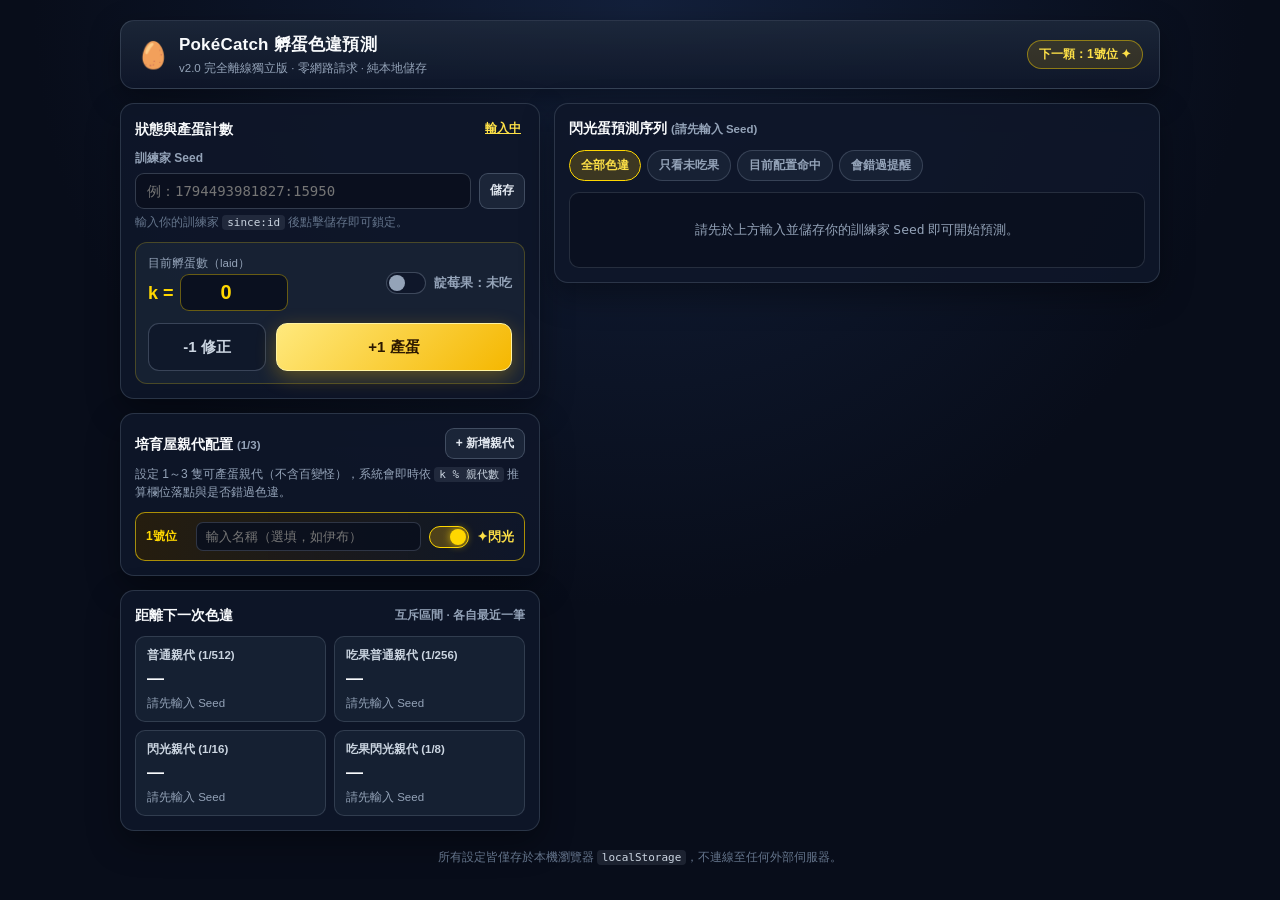
<file: index.html>
<!DOCTYPE html>
<html lang="zh-Hant">
<head>
  <meta charset="UTF-8">
  <meta name="viewport" content="width=device-width, initial-scale=1.0, viewport-fit=cover">
  <title>PokéCatch 孵蛋色違預測 v2.0（離線版）</title>
  <link rel="stylesheet" href="./styles.css">
</head>
<body>
  <div class="app-shell">
    <header class="app-header">
      <div class="brand">
        <span class="brand-icon" aria-hidden="true">🥚</span>
        <div>
          <h1>PokéCatch 孵蛋色違預測</h1>
          <p class="subtitle">v2.0 完全離線獨立版 · 零網路請求 · 純本地儲存</p>
        </div>
      </div>
      <div class="header-pill" id="next-slot-pill">下一顆：1號位</div>
    </header>

    <main class="layout-grid">
      <!-- 左側／上方：狀態設定、培育屋配置、2x2 重點摘要 -->
      <div class="col-left">
        <!-- 1. 狀態與手動計數區 -->
        <section class="card" aria-label="狀態與計數">
          <div class="card-head">
            <h2>狀態與產蛋計數</h2>
            <button type="button" class="text-btn" id="btn-seed-toggle">編輯 Seed</button>
          </div>

          <div class="seed-row">
            <label for="input-seed" class="field-label">訓練家 Seed</label>
            <div class="seed-input-wrap">
              <input
                id="input-seed"
                type="text"
                inputmode="text"
                autocomplete="off"
                spellcheck="false"
                placeholder="例：1794493981827:15950"
              >
              <button type="button" class="btn-secondary btn-sm" id="btn-seed-save">儲存</button>
            </div>
            <p class="field-hint" id="seed-hint">格式為 <code>trainer.since:trainer.id</code>，已鎖定防誤觸。</p>
          </div>

          <div class="counter-box">
            <div class="counter-top">
              <div>
                <span class="counter-label">目前孵蛋數（laid）</span>
                <div class="counter-value-row">
                  <span class="k-prefix">k =</span>
                  <input
                    id="input-k"
                    class="k-input"
                    type="number"
                    inputmode="numeric"
                    min="0"
                    step="1"
                    value="0"
                    aria-label="目前孵蛋數 k"
                  >
                </div>
              </div>

              <label class="berry-switch" for="toggle-berry">
                <input id="toggle-berry" type="checkbox">
                <span class="switch-track"><span class="switch-thumb"></span></span>
                <span class="switch-text" id="berry-label">靛莓果：未吃</span>
              </label>
            </div>

            <div class="counter-actions">
              <button type="button" class="btn-minus" id="btn-k-minus">-1 修正</button>
              <button type="button" class="btn-plus" id="btn-k-plus">+1 產蛋</button>
            </div>
          </div>
        </section>

        <!-- 2. 培育屋親代配置器 -->
        <section class="card" aria-label="培育屋親代配置">
          <div class="card-head">
            <h2>培育屋親代配置 <span class="muted-count" id="parent-count-label">(1/3)</span></h2>
            <button type="button" class="btn-secondary btn-sm" id="btn-add-parent">+ 新增親代</button>
          </div>
          <p class="section-desc">設定 1～3 隻可產蛋親代（不含百變怪），系統會即時依 <code>k % 親代數</code> 推算欄位落點與是否錯過色違。</p>
          <div class="parent-list" id="parent-list"></div>
        </section>

        <!-- 3. 重點摘要卡片（2x2 網格） -->
        <section class="card" aria-label="四檔色違重點摘要">
          <div class="card-head">
            <h2>距離下一次色違</h2>
            <span class="muted-count">互斥區間 · 各自最近一筆</span>
          </div>
          <div class="radar-grid" id="radar-grid"></div>
        </section>
      </div>

      <!-- 右側／下方：閃光蛋預測序列 -->
      <div class="col-right">
        <section class="card sequence-card" aria-label="閃光蛋預測序列">
          <div class="card-head">
            <h2>閃光蛋預測序列 <span class="muted-count" id="seq-count-label">(2000顆內)</span></h2>
          </div>

          <div class="filter-bar" id="filter-bar" role="tablist" aria-label="序列篩選">
            <button type="button" class="filter-chip active" data-filter="all">全部色違</button>
            <button type="button" class="filter-chip" data-filter="noBerry">只看未吃果</button>
            <button type="button" class="filter-chip" data-filter="currentHit">目前配置命中</button>
            <button type="button" class="filter-chip" data-filter="missed">會錯過提醒</button>
          </div>

          <div class="seq-list" id="seq-list"></div>
        </section>
      </div>
    </main>

    <footer class="app-footer">
      <span>所有設定皆僅存於本機瀏覽器 <code>localStorage</code>，不連線至任何外部伺服器。</span>
    </footer>
  </div>

  <script src="./predictor.js"></script>
  <script src="./app.js"></script>
</body>
</html>
</file>
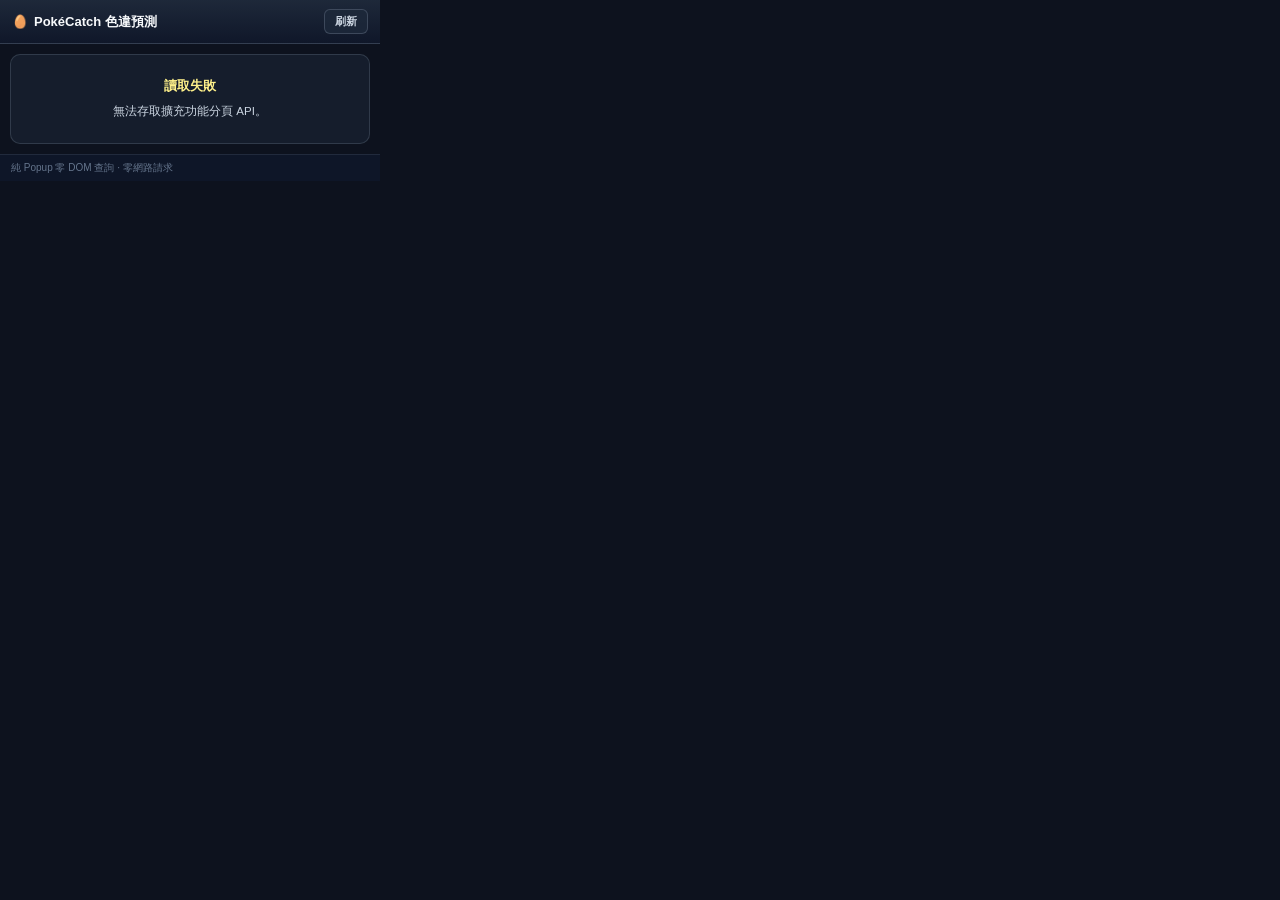
<file: popup.html>
<!DOCTYPE html>
<html lang="zh-Hant">
<head>
  <meta charset="UTF-8">
  <title>PokéCatch 本地孵蛋色違預測</title>
  <link rel="stylesheet" href="popup.css">
</head>
<body>
  <div id="app"></div>
  <script src="names.js"></script>
  <script src="popup.js"></script>
</body>
</html>
</file>
<file: styles.css>
:root {
  --bg: #080d1a;
  --bg-card: rgba(15, 23, 42, 0.9);
  --bg-elevated: rgba(30, 41, 59, 0.62);
  --bg-input: rgba(10, 16, 30, 0.92);
  --border: rgba(148, 163, 184, 0.22);
  --border-gold: rgba(255, 215, 0, 0.65);
  --gold: #ffd700;
  --gold-soft: #fde047;
  --gold-deep: #f5b700;
  --text: #f1f5f9;
  --text-sub: #94a3b8;
  --text-muted: #64748b;
  --danger: #f87171;
  --ok: #4ade80;
  --radius: 14px;
}

* {
  box-sizing: border-box;
}

html,
body {
  margin: 0;
  padding: 0;
  background: radial-gradient(circle at top center, #13203b 0%, var(--bg) 55%);
  background-attachment: fixed;
  color: var(--text);
  font-family: -apple-system, BlinkMacSystemFont, "Segoe UI", "Noto Sans TC", "Microsoft JhengHei", sans-serif;
  font-size: 14px;
  line-height: 1.45;
  -webkit-font-smoothing: antialiased;
}

.app-shell {
  max-width: 1080px;
  margin: 0 auto;
  padding: 14px 12px 28px;
  display: flex;
  flex-direction: column;
  gap: 14px;
}

.app-header {
  display: flex;
  align-items: center;
  justify-content: space-between;
  gap: 10px;
  flex-wrap: wrap;
  padding: 12px 16px;
  border-radius: var(--radius);
  background: linear-gradient(180deg, rgba(30, 41, 59, 0.85), rgba(15, 23, 42, 0.9));
  border: 1px solid var(--border);
  box-shadow: 0 10px 30px rgba(0, 0, 0, 0.35);
}

.brand {
  display: flex;
  align-items: center;
  gap: 10px;
}

.brand-icon {
  font-size: 26px;
  line-height: 1;
}

.brand h1 {
  margin: 0;
  font-size: 17px;
  font-weight: 800;
  letter-spacing: 0.2px;
  color: #f8fafc;
}

.subtitle {
  margin: 2px 0 0;
  font-size: 11.5px;
  color: var(--text-sub);
}

.header-pill {
  padding: 5px 11px;
  border-radius: 999px;
  background: rgba(245, 183, 0, 0.14);
  border: 1px solid rgba(255, 215, 0, 0.45);
  color: var(--gold-soft);
  font-size: 12px;
  font-weight: 700;
  font-variant-numeric: tabular-nums;
}

.layout-grid {
  display: grid;
  grid-template-columns: 1fr;
  gap: 14px;
}

.col-left,
.col-right {
  display: flex;
  flex-direction: column;
  gap: 14px;
  min-width: 0;
}

@media (min-width: 900px) {
  .app-shell {
    padding: 20px 20px 32px;
  }

  .layout-grid {
    grid-template-columns: 420px 1fr;
    align-items: start;
  }

  .sequence-card {
    position: sticky;
    top: 16px;
  }
}

.card {
  background: var(--bg-card);
  border: 1px solid var(--border);
  border-radius: var(--radius);
  padding: 14px;
  box-shadow: 0 12px 32px rgba(0, 0, 0, 0.36);
  display: flex;
  flex-direction: column;
  gap: 11px;
}

.card-head {
  display: flex;
  align-items: center;
  justify-content: space-between;
  gap: 8px;
}

.card-head h2 {
  margin: 0;
  font-size: 14px;
  font-weight: 800;
  color: #f8fafc;
}

.muted-count {
  font-size: 11.5px;
  font-weight: 600;
  color: var(--text-sub);
  font-variant-numeric: tabular-nums;
}

.section-desc {
  margin: -4px 0 0;
  font-size: 12px;
  color: var(--text-sub);
}

.section-desc code,
.field-hint code,
.app-footer code {
  font-family: ui-monospace, SFMono-Regular, Consolas, monospace;
  background: rgba(148, 163, 184, 0.14);
  padding: 1px 5px;
  border-radius: 4px;
  font-size: 11px;
  color: #cbd5e1;
}

/* Seed 區塊 */
.seed-row {
  display: flex;
  flex-direction: column;
  gap: 5px;
}

.field-label {
  font-size: 12px;
  font-weight: 700;
  color: var(--text-sub);
}

.seed-input-wrap {
  display: flex;
  gap: 8px;
}

.seed-input-wrap input {
  flex: 1 1 auto;
  min-width: 0;
  padding: 9px 11px;
  border-radius: 9px;
  border: 1px solid rgba(148, 163, 184, 0.3);
  background: var(--bg-input);
  color: #f8fafc;
  font-family: ui-monospace, SFMono-Regular, Consolas, monospace;
  font-size: 14px;
  outline: none;
}

.seed-input-wrap input:focus {
  border-color: var(--gold);
  box-shadow: 0 0 0 2px rgba(255, 215, 0, 0.18);
}

.seed-input-wrap input[readonly] {
  color: #94a3b8;
  background: rgba(15, 23, 42, 0.55);
  border-color: rgba(148, 163, 184, 0.18);
}

.field-hint {
  margin: 0;
  font-size: 11.5px;
  color: var(--text-muted);
}

.text-btn {
  background: none;
  border: none;
  color: var(--gold-soft);
  font-size: 12px;
  font-weight: 700;
  cursor: pointer;
  padding: 2px 4px;
  text-decoration: underline;
}

.text-btn:hover {
  color: #fff;
}

.btn-secondary {
  border: 1px solid rgba(148, 163, 184, 0.32);
  background: rgba(30, 41, 59, 0.85);
  color: #e2e8f0;
  border-radius: 9px;
  padding: 8px 12px;
  font-size: 12.5px;
  font-weight: 700;
  cursor: pointer;
  white-space: nowrap;
  transition: border-color 0.15s ease, background 0.15s ease;
}

.btn-secondary:hover:not(:disabled) {
  border-color: var(--gold);
  background: rgba(51, 65, 85, 0.95);
  color: #fff;
}

.btn-secondary:disabled {
  opacity: 0.4;
  cursor: not-allowed;
}

.btn-sm {
  padding: 6px 10px;
  font-size: 12px;
}

/* 計數器與靛莓果開關 */
.counter-box {
  padding: 12px;
  border-radius: 12px;
  background: var(--bg-elevated);
  border: 1px solid rgba(255, 215, 0, 0.22);
  display: flex;
  flex-direction: column;
  gap: 12px;
}

.counter-top {
  display: flex;
  align-items: center;
  justify-content: space-between;
  gap: 10px;
  flex-wrap: wrap;
}

.counter-label {
  display: block;
  font-size: 11.5px;
  color: var(--text-sub);
  margin-bottom: 3px;
}

.counter-value-row {
  display: inline-flex;
  align-items: center;
  gap: 6px;
}

.k-prefix {
  font-size: 18px;
  font-weight: 800;
  color: var(--gold);
}

.k-input {
  width: 108px;
  padding: 6px 10px;
  border-radius: 9px;
  border: 1px solid rgba(255, 215, 0, 0.38);
  background: var(--bg-input);
  color: var(--gold);
  font-size: 20px;
  font-weight: 800;
  font-variant-numeric: tabular-nums;
  text-align: center;
  outline: none;
}

.k-input:focus {
  border-color: var(--gold);
  box-shadow: 0 0 0 2px rgba(255, 215, 0, 0.22);
}

/* 切換開關 */
.berry-switch,
.shiny-toggle {
  display: inline-flex;
  align-items: center;
  gap: 8px;
  cursor: pointer;
  user-select: none;
}

.berry-switch input,
.shiny-toggle input {
  position: absolute;
  opacity: 0;
  width: 0;
  height: 0;
}

.switch-track {
  width: 40px;
  height: 22px;
  border-radius: 999px;
  background: rgba(15, 23, 42, 0.9);
  border: 1px solid rgba(148, 163, 184, 0.35);
  position: relative;
  transition: background 0.18s ease, border-color 0.18s ease;
  flex-shrink: 0;
}

.switch-thumb {
  position: absolute;
  top: 2px;
  left: 2px;
  width: 16px;
  height: 16px;
  border-radius: 50%;
  background: #94a3b8;
  transition: transform 0.18s ease, background 0.18s ease;
}

.berry-switch input:checked + .switch-track,
.shiny-toggle input:checked + .switch-track {
  background: rgba(245, 183, 0, 0.26);
  border-color: var(--gold);
}

.berry-switch input:checked + .switch-track .switch-thumb,
.shiny-toggle input:checked + .switch-track .switch-thumb {
  transform: translateX(18px);
  background: var(--gold);
  box-shadow: 0 0 8px rgba(255, 215, 0, 0.75);
}

.switch-text {
  font-size: 12.5px;
  font-weight: 700;
  color: var(--text-sub);
  white-space: nowrap;
}

.switch-text.active {
  color: var(--gold-soft);
}

.counter-actions {
  display: grid;
  grid-template-columns: 1fr 2fr;
  gap: 10px;
}

.btn-minus,
.btn-plus {
  min-height: 48px;
  border-radius: 11px;
  font-size: 15px;
  font-weight: 800;
  cursor: pointer;
  transition: transform 0.08s ease, box-shadow 0.15s ease, filter 0.15s ease;
  touch-action: manipulation;
}

.btn-minus {
  border: 1px solid rgba(148, 163, 184, 0.32);
  background: rgba(15, 23, 42, 0.85);
  color: #cbd5e1;
}

.btn-minus:hover {
  border-color: rgba(248, 113, 113, 0.6);
  color: #fecaca;
}

.btn-plus {
  border: 1px solid #fff3a1;
  background: linear-gradient(135deg, #ffe97d 0%, #f5b700 100%);
  color: #2b1700;
  box-shadow: 0 6px 20px rgba(245, 183, 0, 0.32);
}

.btn-plus:hover {
  filter: brightness(1.06);
}

.btn-minus:active,
.btn-plus:active {
  transform: scale(0.98);
}

/* 培育屋親代配置列表 */
.parent-list {
  display: flex;
  flex-direction: column;
  gap: 8px;
}

.parent-row {
  display: flex;
  align-items: center;
  justify-content: space-between;
  gap: 8px;
  padding: 9px 10px;
  border-radius: 10px;
  background: rgba(15, 23, 42, 0.85);
  border: 1px solid rgba(148, 163, 184, 0.24);
  flex-wrap: wrap;
}

.parent-row.shiny {
  border-color: rgba(255, 215, 0, 0.62);
  background: linear-gradient(90deg, rgba(45, 32, 8, 0.78) 0%, rgba(15, 23, 42, 0.88) 100%);
}

.parent-left {
  display: flex;
  align-items: center;
  gap: 8px;
  flex: 1 1 150px;
  min-width: 0;
}

.parent-slot-badge {
  font-size: 12px;
  font-weight: 800;
  color: #f8fafc;
  min-width: 42px;
  white-space: nowrap;
}

.parent-row.shiny .parent-slot-badge {
  color: var(--gold);
}

.parent-name-input {
  flex: 1 1 auto;
  min-width: 80px;
  padding: 6px 9px;
  border-radius: 7px;
  border: 1px solid rgba(148, 163, 184, 0.26);
  background: var(--bg-input);
  color: #f8fafc;
  font-size: 13px;
  outline: none;
}

.parent-name-input:focus {
  border-color: var(--gold);
}

.parent-right {
  display: inline-flex;
  align-items: center;
  gap: 10px;
}

.btn-remove-parent {
  border: 1px solid rgba(248, 113, 113, 0.35);
  background: rgba(127, 29, 29, 0.25);
  color: #fca5a5;
  border-radius: 7px;
  padding: 5px 8px;
  font-size: 11.5px;
  font-weight: 700;
  cursor: pointer;
}

.btn-remove-parent:hover {
  background: rgba(185, 28, 28, 0.45);
  color: #fff;
}

/* 2x2 重點摘要卡片 */
.radar-grid {
  display: grid;
  grid-template-columns: repeat(2, 1fr);
  gap: 8px;
}

.radar-card {
  padding: 10px 11px;
  border-radius: 10px;
  border: 1px solid rgba(148, 163, 184, 0.22);
  background: rgba(30, 41, 59, 0.56);
  display: flex;
  flex-direction: column;
  gap: 3px;
  text-align: left;
  font-variant-numeric: tabular-nums;
}

.radar-card.imminent {
  border-color: var(--gold);
  box-shadow: inset 0 0 14px rgba(255, 215, 0, 0.22), 0 0 10px rgba(255, 215, 0, 0.2);
}

.radar-title {
  font-size: 11.5px;
  font-weight: 700;
  color: #cbd5e1;
}

.radar-dist {
  font-size: 17px;
  font-weight: 800;
  color: #f8fafc;
}

.radar-dist.hot {
  color: var(--gold);
  text-shadow: 0 0 8px rgba(255, 215, 0, 0.5);
}

.radar-sub {
  font-size: 11.5px;
  color: var(--text-sub);
}

.radar-warn {
  font-size: 10.5px;
  font-weight: 700;
  color: #fca5a5;
}

/* 篩選標籤列 */
.filter-bar {
  display: flex;
  flex-wrap: wrap;
  gap: 6px;
}

.filter-chip {
  padding: 6px 11px;
  border-radius: 999px;
  border: 1px solid rgba(148, 163, 184, 0.26);
  background: rgba(30, 41, 59, 0.65);
  color: var(--text-sub);
  font-size: 12px;
  font-weight: 700;
  cursor: pointer;
  transition: border-color 0.12s ease, background 0.12s ease, color 0.12s ease;
}

.filter-chip:hover {
  border-color: rgba(255, 215, 0, 0.55);
  color: #fff;
}

.filter-chip.active {
  background: rgba(245, 183, 0, 0.2);
  border-color: var(--gold);
  color: var(--gold-soft);
}

/* 序列列表 */
.seq-list {
  max-height: 62vh;
  overflow-y: auto;
  border: 1px solid rgba(148, 163, 184, 0.2);
  border-radius: 10px;
  background: rgba(10, 16, 30, 0.78);
  display: flex;
  flex-direction: column;
}

@media (min-width: 900px) {
  .seq-list {
    max-height: calc(100vh - 200px);
  }
}

.seq-row {
  display: flex;
  align-items: center;
  justify-content: space-between;
  gap: 10px;
  padding: 9px 11px;
  border-bottom: 1px solid rgba(148, 163, 184, 0.1);
  font-variant-numeric: tabular-nums;
}

.seq-row:last-child {
  border-bottom: none;
}

.seq-row.first-hit {
  background: rgba(255, 215, 0, 0.1);
}

.seq-row.missed-row {
  background: rgba(127, 29, 29, 0.16);
}

.seq-left {
  display: flex;
  align-items: center;
  gap: 6px;
  flex-wrap: wrap;
  min-width: 0;
}

.seq-nth {
  font-size: 12px;
  font-weight: 800;
  color: #e2e8f0;
  white-space: nowrap;
}

.seq-row.first-hit .seq-nth {
  color: var(--gold-soft);
}

.slot-badge {
  font-size: 12px;
  font-weight: 700;
  color: var(--gold-soft);
  white-space: nowrap;
}

.status-pill {
  font-size: 10.5px;
  font-weight: 700;
  padding: 1px 6px;
  border-radius: 999px;
  white-space: nowrap;
}

.status-pill.hit {
  background: rgba(74, 222, 128, 0.16);
  border: 1px solid rgba(74, 222, 128, 0.45);
  color: #86efac;
}

.status-pill.missed {
  background: rgba(248, 113, 113, 0.16);
  border: 1px solid rgba(248, 113, 113, 0.45);
  color: #fca5a5;
}

.status-pill.berry {
  background: rgba(250, 204, 21, 0.14);
  border: 1px solid rgba(250, 204, 21, 0.4);
  color: #fde047;
}

.seq-right {
  font-size: 12px;
  color: #cbd5e1;
  white-space: nowrap;
  text-align: right;
}

.seq-right.highlight {
  color: var(--gold);
  font-weight: 800;
  text-shadow: 0 0 8px rgba(255, 215, 0, 0.45);
}

/* 四種條件標籤：統一閃金色系 */
.tag {
  display: inline-block;
  padding: 2px 8px;
  border-radius: 999px;
  font-size: 11px;
  font-weight: 800;
  white-space: nowrap;
  line-height: 1.25;
}

.tier-base {
  background: #ffd700;
  color: #2b1700;
  border: 1px solid #fff5a8;
  box-shadow: 0 0 8px rgba(255, 215, 0, 0.72);
}

.tier-berry {
  background: linear-gradient(135deg, #fff2a6 0%, #f5b700 100%);
  color: #2b1700;
  border: 1px solid #fde047;
  box-shadow: 0 0 6px rgba(245, 183, 0, 0.42);
}

.tier-parent {
  background: rgba(42, 30, 6, 0.92);
  color: #ffd700;
  border: 1px solid #f5b700;
}

.tier-pb {
  background: #f3e3b2;
  color: #362000;
  border: 1px solid #d4af37;
}

.load-more-btn {
  width: 100%;
  padding: 11px;
  border: none;
  border-top: 1px solid rgba(148, 163, 184, 0.16);
  background: rgba(30, 41, 59, 0.8);
  color: var(--gold-soft);
  font-size: 12.5px;
  font-weight: 700;
  cursor: pointer;
}

.load-more-btn:hover {
  background: rgba(51, 65, 85, 0.95);
  color: #fff;
}

.empty-state {
  padding: 28px 14px;
  text-align: center;
  color: var(--text-sub);
  font-size: 13px;
}

.app-footer {
  text-align: center;
  font-size: 11.5px;
  color: var(--text-muted);
  padding-top: 4px;
}
</file>
<file: popup.css>
* {
  box-sizing: border-box;
}

html,
body {
  margin: 0;
  padding: 0;
  width: 380px;
  max-height: 590px;
  background: #0d121e;
  font-family: -apple-system, BlinkMacSystemFont, "Segoe UI", "Noto Sans TC", "Microsoft JhengHei", sans-serif;
  font-size: 12px;
  color: #eef2f8;
  user-select: none;
  overflow: hidden;
}

.panel {
  width: 380px;
  max-height: 590px;
  display: flex;
  flex-direction: column;
  background: #0d121e;
  overflow: hidden;
}

.header {
  display: flex;
  align-items: center;
  justify-content: space-between;
  padding: 9px 12px;
  background: linear-gradient(180deg, rgba(30, 41, 59, 0.96), rgba(15, 23, 42, 0.96));
  border-bottom: 1px solid rgba(148, 163, 184, 0.18);
  flex-shrink: 0;
}

.panel.has-shiny .header {
  border-bottom-color: rgba(255, 215, 0, 0.45);
}

.title {
  display: flex;
  align-items: center;
  gap: 6px;
  font-weight: 700;
  font-size: 13px;
  color: #f8fafc;
}

.header-actions {
  display: flex;
  align-items: center;
  gap: 6px;
}

.icon-btn {
  border: 1px solid rgba(148, 163, 184, 0.28);
  background: rgba(30, 41, 59, 0.78);
  color: #cbd5e1;
  border-radius: 6px;
  padding: 4px 10px;
  font-size: 11px;
  font-weight: 600;
  cursor: pointer;
}

.icon-btn:hover {
  background: rgba(51, 65, 85, 0.95);
  color: #fff;
  border-color: rgba(255, 215, 0, 0.6);
}

.body {
  padding: 10px;
  overflow-y: auto;
  flex: 1 1 auto;
  display: flex;
  flex-direction: column;
  gap: 8px;
}

.notice-box {
  padding: 22px 14px;
  border-radius: 10px;
  background: rgba(30, 41, 59, 0.52);
  border: 1px solid rgba(148, 163, 184, 0.22);
  text-align: center;
  display: flex;
  flex-direction: column;
  gap: 8px;
}

.notice-title {
  font-size: 13px;
  font-weight: 800;
  color: #fef08a;
}

.notice-desc {
  font-size: 11.5px;
  color: #cbd5e1;
  line-height: 1.55;
}

.notice-urls {
  font-family: ui-monospace, SFMono-Regular, Consolas, monospace;
  font-size: 10.5px;
  color: #94a3b8;
  background: rgba(2, 6, 23, 0.6);
  border-radius: 7px;
  padding: 6px 8px;
  line-height: 1.6;
  user-select: text;
}

.status-bar {
  display: flex;
  align-items: center;
  justify-content: space-between;
  gap: 8px;
  padding: 7px 10px;
  border-radius: 9px;
  background: rgba(30, 41, 59, 0.62);
  border: 1px solid rgba(255, 215, 0, 0.24);
  font-variant-numeric: tabular-nums;
}

.status-k {
  font-size: 12px;
  font-weight: 700;
  color: #f1f5f9;
}

.status-k strong {
  color: #ffd700;
  font-size: 13px;
}

.status-bx {
  font-size: 11px;
  font-weight: 700;
  padding: 2px 8px;
  border-radius: 999px;
  border: 1px solid rgba(148, 163, 184, 0.3);
  background: rgba(15, 23, 42, 0.75);
  color: #94a3b8;
}

.status-bx.eaten {
  border-color: #f5b700;
  background: rgba(245, 183, 0, 0.18);
  color: #fde047;
}

.tabs {
  display: grid;
  grid-template-columns: 1fr 1fr;
  gap: 6px;
}

.tab-btn {
  padding: 6px 8px;
  border-radius: 8px;
  border: 1px solid rgba(148, 163, 184, 0.2);
  background: rgba(30, 41, 59, 0.5);
  color: #94a3b8;
  font-weight: 700;
  font-size: 12px;
  cursor: pointer;
}

.tab-btn.active {
  background: rgba(245, 183, 0, 0.18);
  border-color: rgba(255, 215, 0, 0.68);
  color: #fef08a;
}

.radar-grid {
  display: grid;
  grid-template-columns: 1fr 1fr;
  gap: 6px;
}

.radar-card {
  padding: 8px 9px;
  border-radius: 9px;
  border: 1px solid rgba(148, 163, 184, 0.22);
  background: rgba(30, 41, 59, 0.54);
  cursor: pointer;
  transition: border-color 0.12s ease, background 0.12s ease;
  text-align: left;
}

.radar-card:hover {
  border-color: rgba(255, 215, 0, 0.55);
}

.radar-card.selected {
  border-color: #ffd700;
  background: rgba(245, 183, 0, 0.16);
}

.radar-card.imminent {
  border-color: #ffd700;
  box-shadow: inset 0 0 12px rgba(255, 215, 0, 0.24), 0 0 8px rgba(255, 215, 0, 0.22);
}

.radar-title {
  font-size: 11px;
  color: #cbd5e1;
  font-weight: 700;
  margin-bottom: 3px;
  white-space: nowrap;
  overflow: hidden;
  text-overflow: ellipsis;
}

.radar-dist {
  font-size: 14px;
  font-weight: 800;
  color: #f8fafc;
  font-variant-numeric: tabular-nums;
  margin-bottom: 2px;
}

.radar-dist.hot {
  color: #ffd700;
  text-shadow: 0 0 8px rgba(255, 215, 0, 0.55);
}

.radar-sub {
  font-size: 11px;
  color: #94a3b8;
  font-variant-numeric: tabular-nums;
  white-space: nowrap;
  overflow: hidden;
  text-overflow: ellipsis;
}

.toolbar {
  display: flex;
  align-items: center;
  justify-content: space-between;
  gap: 6px;
  padding: 2px 2px 0 2px;
  font-size: 11px;
  color: #94a3b8;
}

.toolbar-left {
  display: inline-flex;
  align-items: center;
  gap: 6px;
  min-width: 0;
}

.section-title {
  font-size: 12px;
  font-weight: 800;
  color: #f1f5f9;
  font-variant-numeric: tabular-nums;
  white-space: nowrap;
}

.clear-filter-btn {
  background: none;
  border: none;
  color: #fde047;
  font-size: 10.5px;
  cursor: pointer;
  padding: 0;
  text-decoration: underline;
  white-space: nowrap;
}

/* 精緻切換開關：隱藏第4顆以後的普通蛋 */
.mini-switch {
  display: inline-flex;
  align-items: center;
  gap: 5px;
  cursor: pointer;
  flex-shrink: 0;
}

.mini-switch input {
  position: absolute;
  opacity: 0;
  width: 0;
  height: 0;
}

.mini-switch-track {
  width: 28px;
  height: 16px;
  border-radius: 999px;
  background: rgba(15, 23, 42, 0.92);
  border: 1px solid rgba(148, 163, 184, 0.38);
  position: relative;
  transition: background 0.15s ease, border-color 0.15s ease;
  flex-shrink: 0;
}

.mini-switch-thumb {
  position: absolute;
  top: 2px;
  left: 2px;
  width: 10px;
  height: 10px;
  border-radius: 50%;
  background: #94a3b8;
  transition: transform 0.15s ease, background 0.15s ease;
}

.mini-switch input:checked + .mini-switch-track {
  background: rgba(245, 183, 0, 0.25);
  border-color: #ffd700;
}

.mini-switch input:checked + .mini-switch-track .mini-switch-thumb {
  transform: translateX(12px);
  background: #ffd700;
  box-shadow: 0 0 6px rgba(255, 215, 0, 0.75);
}

.mini-switch-text {
  font-size: 10.5px;
  font-weight: 600;
  color: #cbd5e1;
  white-space: nowrap;
}

.mini-switch input:checked ~ .mini-switch-text {
  color: #fde047;
}

.pred-list {
  max-height: 296px;
  overflow-y: auto;
  border: 1px solid rgba(148, 163, 184, 0.18);
  border-radius: 9px;
  background: rgba(15, 23, 42, 0.72);
  display: flex;
  flex-direction: column;
}

.pred-row {
  display: flex;
  align-items: center;
  justify-content: space-between;
  gap: 8px;
  padding: 6px 9px;
  border-bottom: 1px solid rgba(148, 163, 184, 0.1);
  font-variant-numeric: tabular-nums;
}

.pred-row:last-child {
  border-bottom: none;
}

.pred-row.shiny-row {
  background: rgba(255, 215, 0, 0.09);
}

.pred-left {
  display: inline-flex;
  align-items: center;
  gap: 6px;
  flex-wrap: wrap;
  min-width: 0;
}

.pred-nth {
  font-weight: 700;
  color: #cbd5e1;
  font-size: 11px;
  white-space: nowrap;
}

.pred-row.shiny-row .pred-nth {
  color: #fef08a;
}

.normal-parent-text {
  font-size: 11px;
  color: #94a3b8;
  white-space: nowrap;
}

.slot-badge {
  font-size: 11px;
  font-weight: 700;
  color: #fde047;
  white-space: nowrap;
}

.pred-right {
  font-size: 11px;
  color: #94a3b8;
  white-space: nowrap;
  text-align: right;
}

.pred-right.highlight {
  color: #ffd700;
  font-weight: 800;
  text-shadow: 0 0 8px rgba(255, 215, 0, 0.45);
}

.load-more-btn {
  width: 100%;
  padding: 8px 10px;
  border: none;
  border-top: 1px solid rgba(148, 163, 184, 0.16);
  background: rgba(30, 41, 59, 0.75);
  color: #fde047;
  font-size: 11.5px;
  font-weight: 700;
  cursor: pointer;
  text-align: center;
  transition: background 0.12s ease;
}

.load-more-btn:hover {
  background: rgba(51, 65, 85, 0.95);
  color: #fff;
}

/* 四種條件標籤：統一閃金色系 */
.tag {
  display: inline-block;
  padding: 2px 7px;
  border-radius: 999px;
  font-size: 10.5px;
  font-weight: 800;
  white-space: nowrap;
  line-height: 1.2;
}

.tier-base {
  background: #ffd700;
  color: #2b1700;
  border: 1px solid #fff5a8;
  box-shadow: 0 0 8px rgba(255, 215, 0, 0.78);
}

.tier-berry {
  background: linear-gradient(135deg, #fff2a6 0%, #f5b700 100%);
  color: #2b1700;
  border: 1px solid #fde047;
  box-shadow: 0 0 6px rgba(245, 183, 0, 0.45);
}

.tier-parent {
  background: rgba(42, 30, 6, 0.92);
  color: #ffd700;
  border: 1px solid #f5b700;
}

.tier-pb {
  background: #f3e3b2;
  color: #362000;
  border: 1px solid #d4af37;
}

/* 持有蛋頁籤：純文字清單卡片 + 右側精確到分鐘孵化倒計時 */
.egg-list {
  display: flex;
  flex-direction: column;
  gap: 6px;
  max-height: 360px;
  overflow-y: auto;
}

.egg-card {
  display: flex;
  align-items: center;
  justify-content: space-between;
  gap: 10px;
  width: 100%;
  min-height: 42px;
  padding: 6px 10px;
  border-radius: 9px;
  background: rgba(30, 41, 59, 0.54);
  border: 1px solid rgba(148, 163, 184, 0.22);
  font-variant-numeric: tabular-nums;
}

.egg-card.shiny {
  border: 2px solid #ffd700;
  background: linear-gradient(135deg, rgba(66, 46, 8, 0.9) 0%, rgba(30, 41, 59, 0.78) 100%);
  box-shadow: inset 0 0 12px rgba(255, 215, 0, 0.25), 0 0 12px rgba(255, 215, 0, 0.35);
}

.egg-left {
  display: flex;
  flex-direction: column;
  justify-content: center;
  gap: 3px;
  min-width: 0;
  flex: 1 1 auto;
  overflow: hidden;
}

.egg-title-row {
  display: inline-flex;
  align-items: center;
  gap: 6px;
  min-width: 0;
  flex-wrap: wrap;
}

.egg-num {
  font-size: 11px;
  font-weight: 800;
  color: #94a3b8;
  white-space: nowrap;
}

.egg-card.shiny .egg-num {
  color: #fde047;
}

.egg-name {
  font-size: 13px;
  font-weight: 800;
  color: #f1f5f9;
  white-space: nowrap;
  overflow: hidden;
  text-overflow: ellipsis;
}

.egg-card.shiny .egg-name {
  color: #fef08a;
}

.egg-shiny-badge {
  display: inline-block;
  padding: 1px 7px;
  border-radius: 999px;
  font-size: 10.5px;
  font-weight: 800;
  background: linear-gradient(135deg, #fff5a8 0%, #f5b700 100%);
  color: #2b1700;
  border: 1px solid #fff8cc;
  box-shadow: 0 0 8px rgba(255, 215, 0, 0.65);
  white-space: nowrap;
}

.egg-meta {
  font-size: 11px;
  color: #94a3b8;
  white-space: nowrap;
  overflow: hidden;
  text-overflow: ellipsis;
}

.egg-card.shiny .egg-meta {
  color: #fde68a;
}

.egg-countdown {
  flex-shrink: 0;
  padding: 3px 8px;
  border-radius: 7px;
  background: rgba(15, 23, 42, 0.78);
  border: 1px solid rgba(148, 163, 184, 0.26);
  font-size: 11px;
  font-weight: 700;
  color: #cbd5e1;
  white-space: nowrap;
}

.egg-countdown.ready {
  background: rgba(22, 101, 52, 0.38);
  border-color: rgba(74, 222, 128, 0.65);
  color: #86efac;
  box-shadow: 0 0 8px rgba(74, 222, 128, 0.28);
}

.empty {
  padding: 16px 8px;
  text-align: center;
  color: #94a3b8;
}

.debug-box {
  padding: 7px 8px;
  border-radius: 8px;
  background: rgba(2, 6, 23, 0.82);
  border: 1px solid rgba(148, 163, 184, 0.22);
  font-family: ui-monospace, SFMono-Regular, Consolas, monospace;
  font-size: 10px;
  color: #94a3b8;
  word-break: break-all;
  line-height: 1.48;
  max-height: 160px;
  overflow-y: auto;
  user-select: text;
}

.footer {
  display: flex;
  justify-content: space-between;
  align-items: center;
  padding: 6px 11px;
  border-top: 1px solid rgba(148, 163, 184, 0.14);
  background: rgba(15, 23, 42, 0.92);
  font-size: 10px;
  color: #64748b;
  flex-shrink: 0;
}

.link-btn {
  background: none;
  border: none;
  color: #94a3b8;
  cursor: pointer;
  font-size: 10px;
  padding: 0;
  text-decoration: underline;
}

.link-btn:hover {
  color: #fde047;
}
</file>
